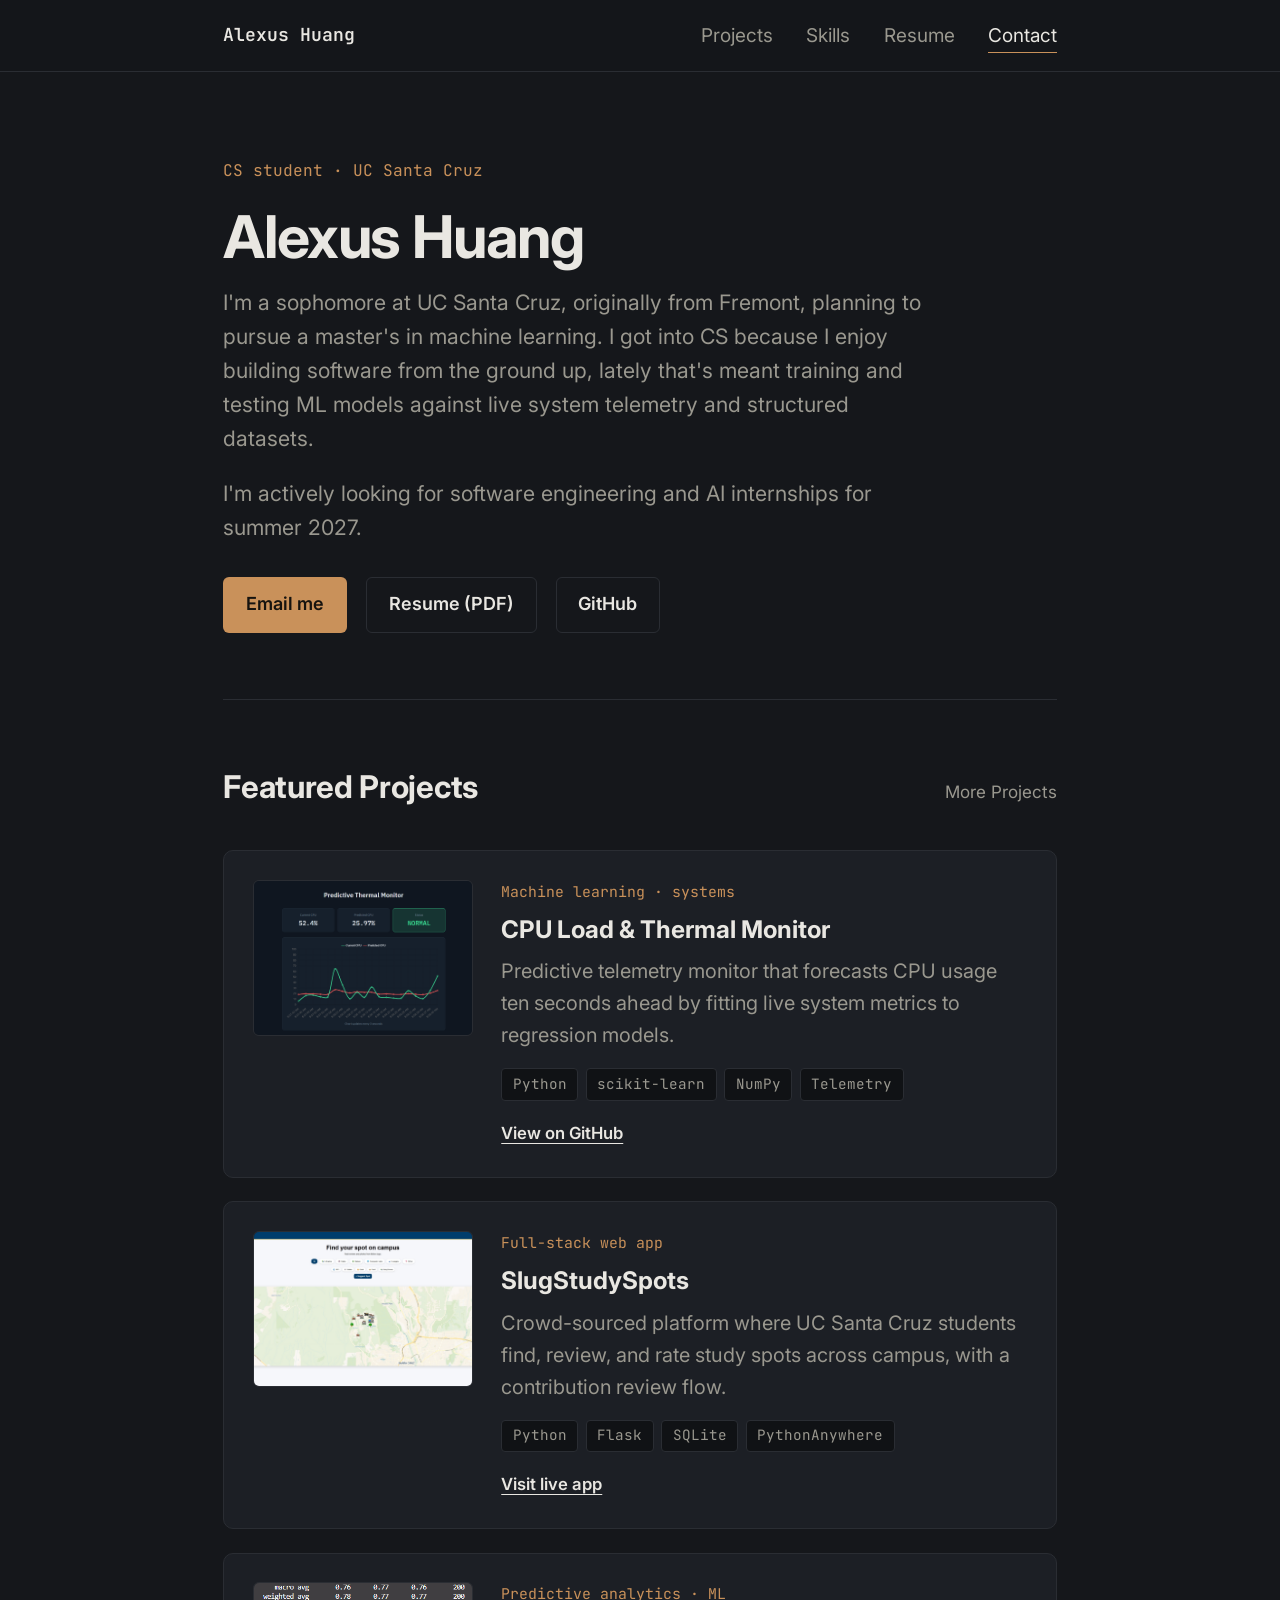
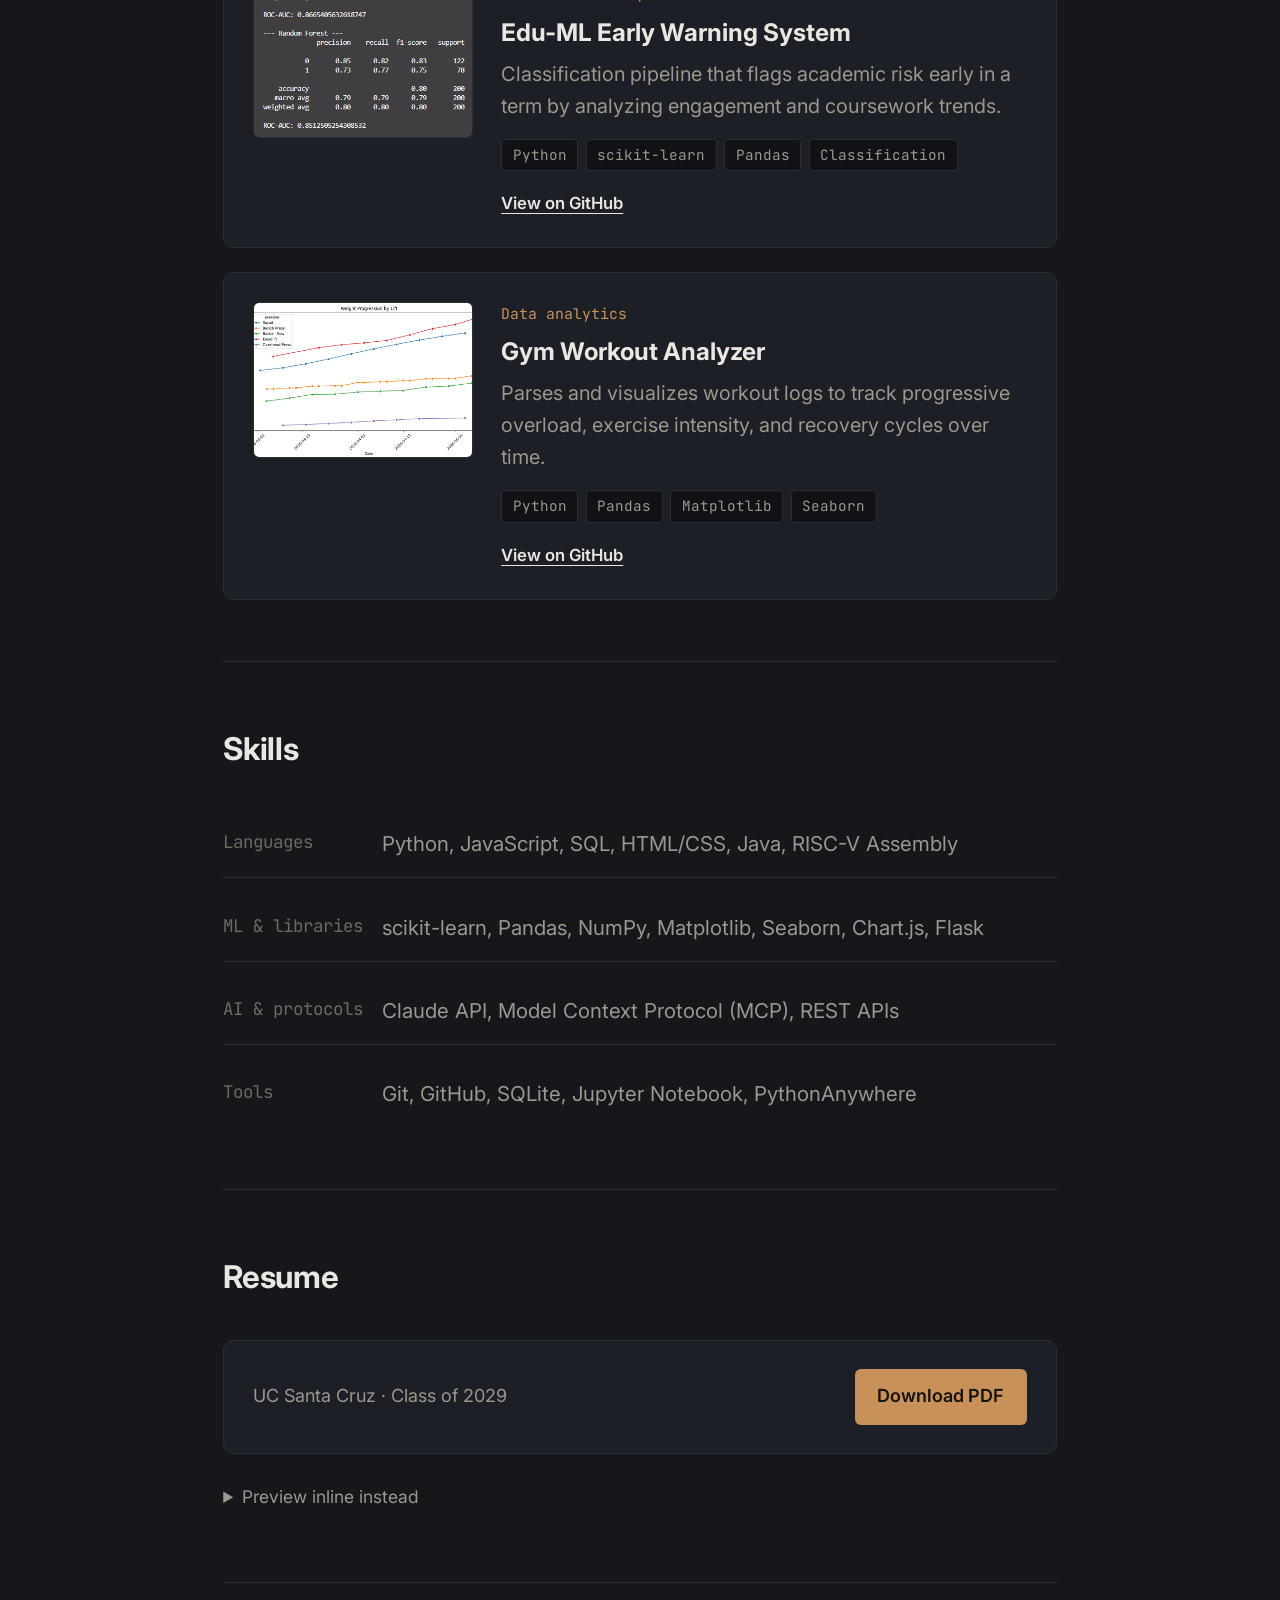
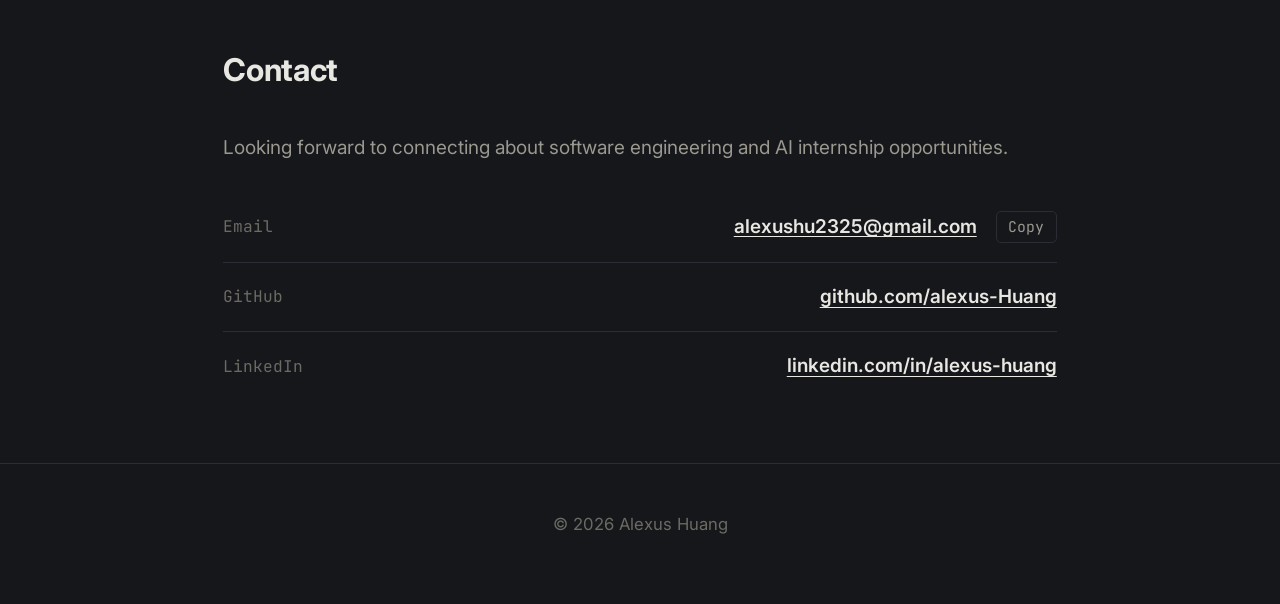
<file: index.html>
<!DOCTYPE html>
<html lang="en">
<head>
  <meta charset="UTF-8">
  <meta name="viewport" content="width=device-width, initial-scale=1">
  <title>Alexus Huang — Portfolio</title>
  <meta name="description" content="Alexus Huang, CS student at UC Santa Cruz focused on AI, machine learning, and systems.">

  <link rel="preconnect" href="https://fonts.googleapis.com">
  <link rel="preconnect" href="https://fonts.gstatic.com" crossorigin>
  <link href="https://fonts.googleapis.com/css2?family=Inter:wght@400;500;600;700&family=JetBrains+Mono:wght@500;600&display=swap" rel="stylesheet">

  <link rel="stylesheet" href="css/style.css">
</head>
<body>

  <nav class="site-nav">
    <div class="site-container">
      <a href="#top" class="nav-mark">Alexus Huang</a>
      <ul class="nav-links">
        <li><a href="#projects" class="nav-link">Projects</a></li>
        <li><a href="#skills" class="nav-link">Skills</a></li>
        <li><a href="#resume" class="nav-link">Resume</a></li>
        <li><a href="#contact" class="nav-link nav-cta">Contact</a></li>
      </ul>
    </div>
  </nav>

  <main>
    <div class="site-container">

      <!-- Hero -->
      <header class="hero" id="top">
        <p class="eyebrow">CS student · UC Santa Cruz</p>
        <h1 class="name-title">Alexus Huang</h1>

        <div class="bio">
          <p>
            I'm a sophomore at UC Santa Cruz, originally from Fremont, planning to pursue a master's in machine learning.
            I got into CS because I enjoy building software from the ground up, lately that's meant training and
            testing ML models against live system telemetry and structured datasets.
          </p>
          <p>
            I'm actively looking for software engineering and AI internships for summer 2027.
          </p>
        </div>

        <div class="hero-cta">
          <a href="mailto:alexushu2325@gmail.com" class="btn btn-primary">Email me</a>
          <a href="resume.pdf" target="_blank" rel="noopener noreferrer" class="btn btn-ghost">Resume (PDF)</a>
          <a href="https://github.com/alexus-Huang" target="_blank" rel="noopener noreferrer" class="btn btn-ghost">GitHub</a>
        </div>
      </header>

      <!-- Featured Projects -->
      <section class="section" id="projects">
        <div class="section-head">
          <h2 class="section-title">Featured Projects</h2>
          <a href="projects.html" class="section-link">More Projects</a>
        </div>

        <div class="proj-list">

          <article class="proj">
            <div class="proj-thumb">
              <img src="images/thermal.png" alt="CPU Load and Thermal Monitor screenshot" loading="lazy">
            </div>
            <div class="proj-body">
              <span class="proj-category">Machine learning · systems</span>
              <h3 class="proj-title">CPU Load &amp; Thermal Monitor</h3>
              <p class="proj-desc">Predictive telemetry monitor that forecasts CPU usage ten seconds ahead by fitting live system metrics to regression models.</p>
              <div class="proj-tags"><span>Python</span><span>scikit-learn</span><span>NumPy</span><span>Telemetry</span></div>
              <a href="https://github.com/alexus-Huang/predictive-cpu-load-monitor" target="_blank" rel="noopener noreferrer" class="proj-link">View on GitHub</a>
            </div>
          </article>

          <article class="proj">
            <div class="proj-thumb">
              <img src="images/slugstudy.png" alt="SlugStudySpots screenshot" loading="lazy">
            </div>
            <div class="proj-body">
              <span class="proj-category">Full-stack web app</span>
              <h3 class="proj-title">SlugStudySpots</h3>
              <p class="proj-desc">Crowd-sourced platform where UC Santa Cruz students find, review, and rate study spots across campus, with a contribution review flow.</p>
              <div class="proj-tags"><span>Python</span><span>Flask</span><span>SQLite</span><span>PythonAnywhere</span></div>
              <a href="https://slugstudy.pythonanywhere.com" target="_blank" rel="noopener noreferrer" class="proj-link">Visit live app</a>
            </div>
          </article>

          <article class="proj">
            <div class="proj-thumb">
              <img src="images/edu-warning.png" alt="Edu-ML Early Warning System screenshot" loading="lazy">
            </div>
            <div class="proj-body">
              <span class="proj-category">Predictive analytics · ML</span>
              <h3 class="proj-title">Edu-ML Early Warning System</h3>
              <p class="proj-desc">Classification pipeline that flags academic risk early in a term by analyzing engagement and coursework trends.</p>
              <div class="proj-tags"><span>Python</span><span>scikit-learn</span><span>Pandas</span><span>Classification</span></div>
              <a href="https://github.com/alexus-Huang/edu-ml-early-warning" target="_blank" rel="noopener noreferrer" class="proj-link">View on GitHub</a>
            </div>
          </article>

          <article class="proj">
            <div class="proj-thumb">
              <img src="images/workout.png" alt="Gym Workout Analyzer screenshot" loading="lazy">
            </div>
            <div class="proj-body">
              <span class="proj-category">Data analytics</span>
              <h3 class="proj-title">Gym Workout Analyzer</h3>
              <p class="proj-desc">Parses and visualizes workout logs to track progressive overload, exercise intensity, and recovery cycles over time.</p>
              <div class="proj-tags"><span>Python</span><span>Pandas</span><span>Matplotlib</span><span>Seaborn</span></div>
              <a href="https://github.com/alexus-Huang/gym-workout-analyzer" target="_blank" rel="noopener noreferrer" class="proj-link">View on GitHub</a>
            </div>
          </article>

        </div>
      </section>

      <!-- Skills -->
      <section class="section" id="skills">
        <div class="section-head">
          <h2 class="section-title">Skills</h2>
        </div>
        <div class="skills-list">
          <div class="skill-row">
            <span class="skill-label">Languages</span>
            <span class="skill-values">Python, JavaScript, SQL, HTML/CSS, Java, RISC-V Assembly</span>
          </div>
          <div class="skill-row">
            <span class="skill-label">ML &amp; libraries</span>
            <span class="skill-values">scikit-learn, Pandas, NumPy, Matplotlib, Seaborn, Chart.js, Flask</span>
          </div>
          <div class="skill-row">
            <span class="skill-label">AI &amp; protocols</span>
            <span class="skill-values">Claude API, Model Context Protocol (MCP), REST APIs</span>
          </div>
          <div class="skill-row">
            <span class="skill-label">Tools</span>
            <span class="skill-values">Git, GitHub, SQLite, Jupyter Notebook, PythonAnywhere</span>
          </div>
        </div>
      </section>

      <!-- Resume -->
      <section class="section" id="resume">
        <div class="section-head">
          <h2 class="section-title">Resume</h2>
        </div>

        <div class="resume-card">
          <p>UC Santa Cruz · Class of 2029</p>
          <a href="resume.pdf" target="_blank" rel="noopener noreferrer" class="btn btn-primary">Download PDF</a>
        </div>

        <details class="resume-preview">
          <summary>Preview inline instead</summary>
          <div class="resume-frame-wrapper">
            <iframe
              src="resume.pdf#toolbar=0&navpanes=0&scrollbar=1"
              title="Alexus Huang Resume"
              class="resume-iframe" loading="lazy">
            </iframe>
          </div>
        </details>
      </section>

      <!-- Contact -->
      <section class="section" id="contact">
        <div class="section-head">
          <h2 class="section-title">Contact</h2>
        </div>
        <p style="color: var(--text-dim); margin-bottom: 1.5rem;">
          Looking forward to connecting about software engineering and AI internship opportunities.
        </p>
        <div class="contact-list">
          <div class="contact-row">
            <span class="contact-type">Email</span>
            <span>
              <a href="mailto:alexushu2325@gmail.com">alexushu2325@gmail.com</a>
              <button class="copy-btn" data-copy="alexushu2325@gmail.com"><span class="copy-label">Copy</span></button>
            </span>
          </div>
          <div class="contact-row">
            <span class="contact-type">GitHub</span>
            <a href="https://github.com/alexus-Huang" target="_blank" rel="noopener noreferrer">github.com/alexus-Huang</a>
          </div>
          <div class="contact-row">
            <span class="contact-type">LinkedIn</span>
            <a href="https://www.linkedin.com/in/alexus-huang" target="_blank" rel="noopener noreferrer">linkedin.com/in/alexus-huang</a>
          </div>
        </div>
      </section>

    </div>
  </main>

  <footer class="site-footer">
    &copy; <span data-year>2026</span> Alexus Huang
  </footer>

  <script src="js/script.js"></script>
</body>
</html>
</file>
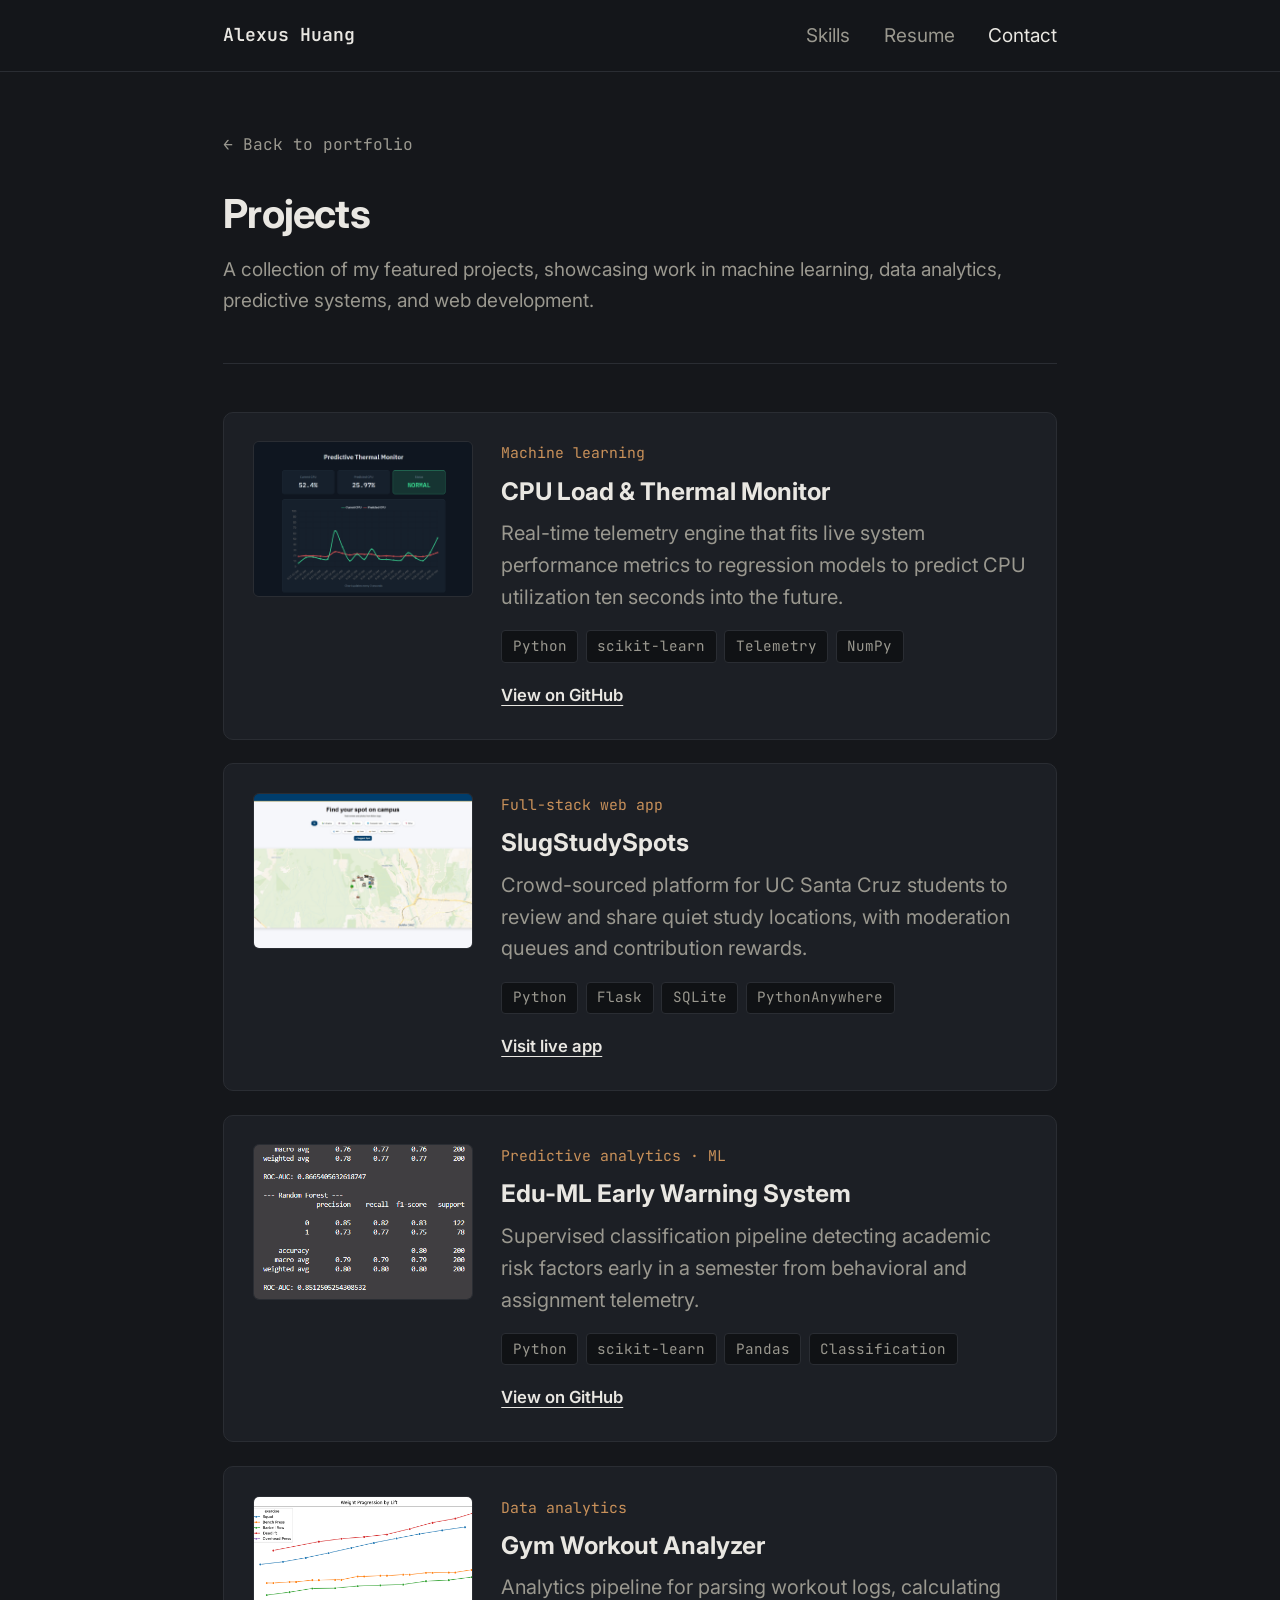
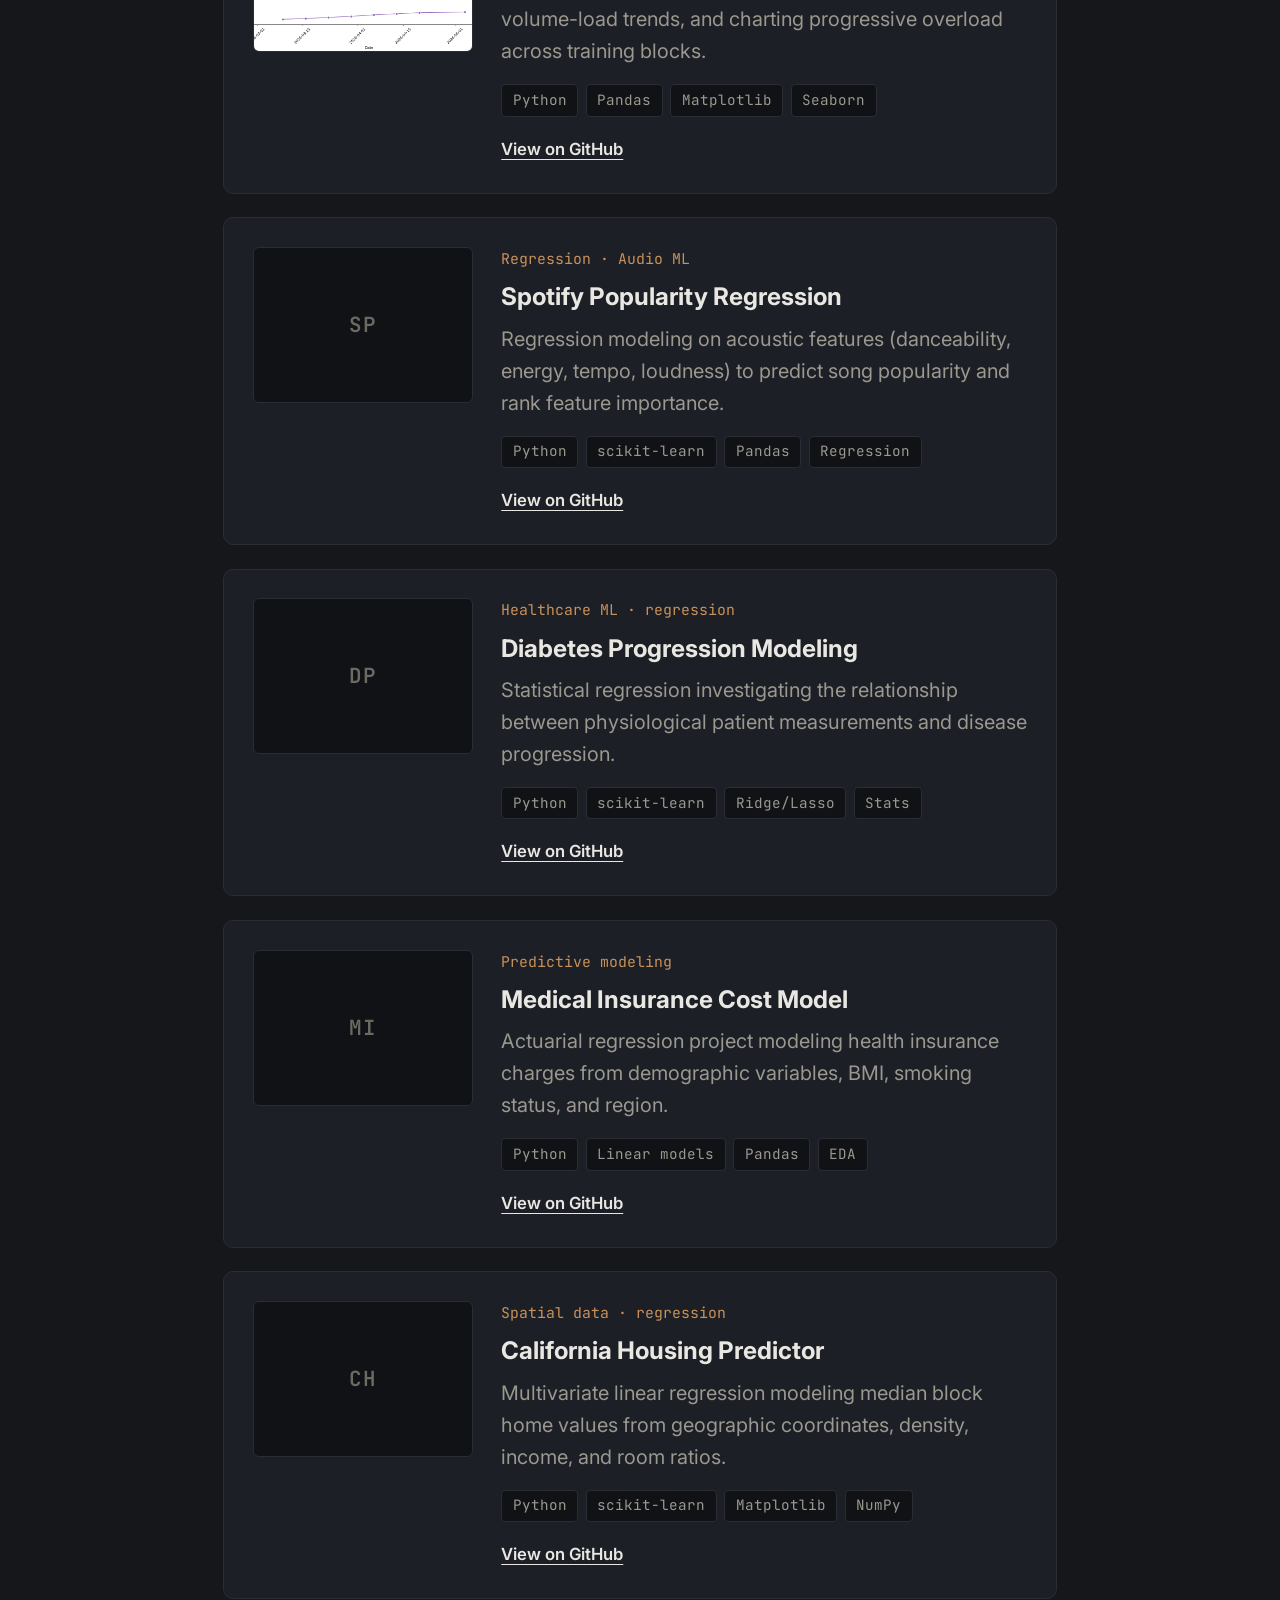
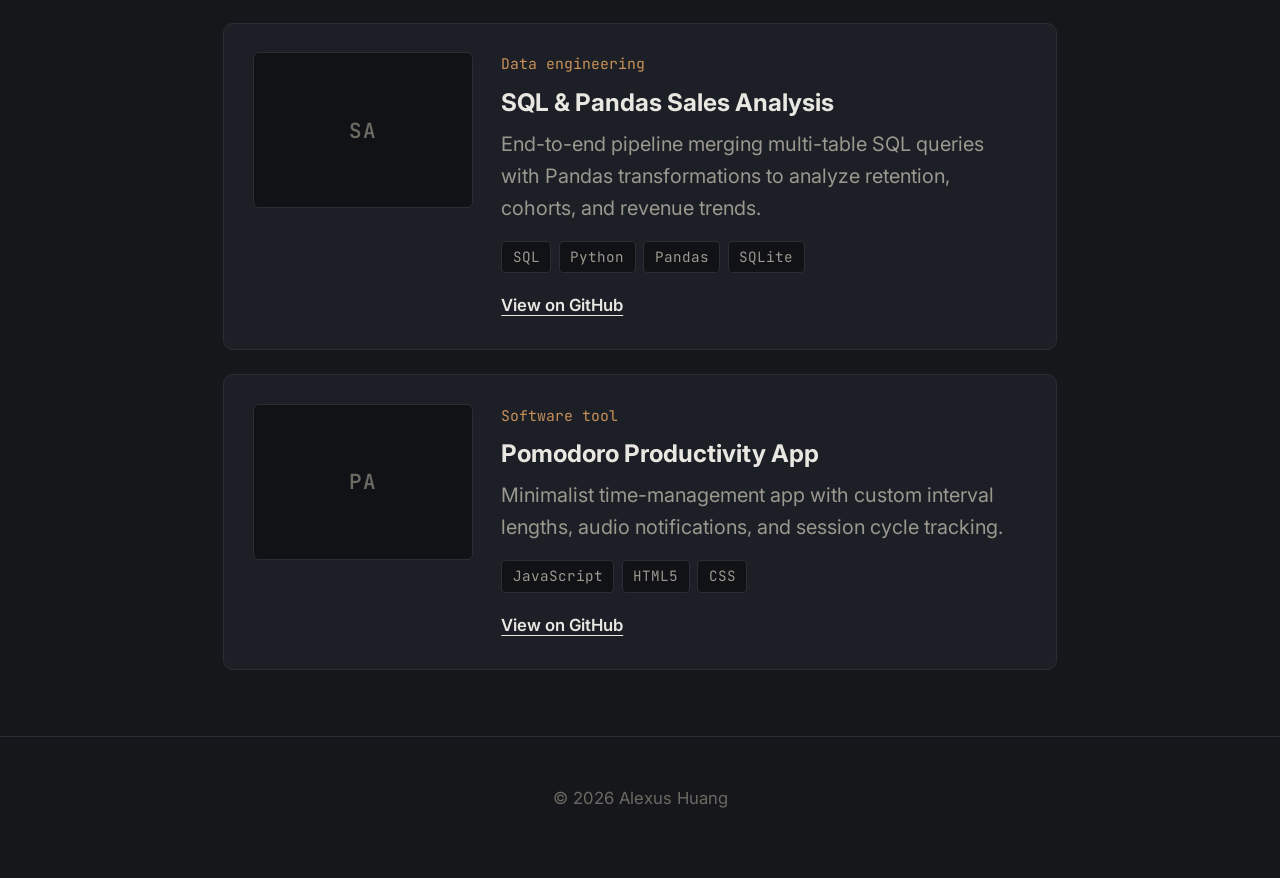
<file: projects.html>
<!DOCTYPE html>
<html lang="en">
<head>
  <meta charset="UTF-8">
  <meta name="viewport" content="width=device-width, initial-scale=1">
  <title>Projects — Alexus Huang</title>
  <meta name="description" content="All projects by Alexus Huang: machine learning models, data analytics, predictive systems, and web apps.">

  <link rel="preconnect" href="https://fonts.googleapis.com">
  <link rel="preconnect" href="https://fonts.gstatic.com" crossorigin>
  <link href="https://fonts.googleapis.com/css2?family=Inter:wght@400;500;600;700&family=JetBrains+Mono:wght@500;600&display=swap" rel="stylesheet">

  <link rel="stylesheet" href="css/style.css">
  <link rel="stylesheet" href="css/projects.css">
</head>
<body>

  <nav class="site-nav">
    <div class="site-container">
      <a href="index.html" class="nav-mark">Alexus Huang</a>
      <ul class="nav-links">
        <li><a href="index.html#skills" class="nav-link">Skills</a></li>
        <li><a href="index.html#resume" class="nav-link">Resume</a></li>
        <li><a href="index.html#contact" class="nav-link nav-cta">Contact</a></li>
      </ul>
    </div>
  </nav>

  <main>
    <div class="site-container">

      <header class="projects-header">
        <a href="index.html" class="back-link">&larr; Back to portfolio</a>
        <h1 class="page-title">Projects</h1>
        <p class="page-subtitle">A collection of my featured projects, showcasing work in machine learning, data analytics, predictive systems, and web development.</p>
      </header>

      <section class="projects-page-list">
        <div class="proj-list">

          <article class="proj">
            <div class="proj-thumb">
              <img src="images/thermal.png" alt="CPU Load and Thermal Monitor screenshot" loading="lazy">
            </div>
            <div class="proj-body">
              <span class="proj-category">Machine learning</span>
              <h2 class="proj-title">CPU Load &amp; Thermal Monitor</h2>
              <p class="proj-desc">Real-time telemetry engine that fits live system performance metrics to regression models to predict CPU utilization ten seconds into the future.</p>
              <div class="proj-tags"><span>Python</span><span>scikit-learn</span><span>Telemetry</span><span>NumPy</span></div>
              <a href="https://github.com/alexus-Huang/predictive-cpu-load-monitor" target="_blank" rel="noopener noreferrer" class="proj-link">View on GitHub</a>
            </div>
          </article>

          <article class="proj">
            <div class="proj-thumb">
              <img src="images/slugstudy.png" alt="SlugStudySpots screenshot" loading="lazy">
            </div>
            <div class="proj-body">
              <span class="proj-category">Full-stack web app</span>
              <h2 class="proj-title">SlugStudySpots</h2>
              <p class="proj-desc">Crowd-sourced platform for UC Santa Cruz students to review and share quiet study locations, with moderation queues and contribution rewards.</p>
              <div class="proj-tags"><span>Python</span><span>Flask</span><span>SQLite</span><span>PythonAnywhere</span></div>
              <a href="https://slugstudy.pythonanywhere.com" target="_blank" rel="noopener noreferrer" class="proj-link">Visit live app</a>
            </div>
          </article>

          <article class="proj">
            <div class="proj-thumb">
              <img src="images/edu-warning.png" alt="Edu-ML Early Warning System screenshot" loading="lazy">
            </div>
            <div class="proj-body">
              <span class="proj-category">Predictive analytics · ML</span>
              <h2 class="proj-title">Edu-ML Early Warning System</h2>
              <p class="proj-desc">Supervised classification pipeline detecting academic risk factors early in a semester from behavioral and assignment telemetry.</p>
              <div class="proj-tags"><span>Python</span><span>scikit-learn</span><span>Pandas</span><span>Classification</span></div>
              <a href="https://github.com/alexus-Huang/edu-ml-early-warning" target="_blank" rel="noopener noreferrer" class="proj-link">View on GitHub</a>
            </div>
          </article>

          <article class="proj">
            <div class="proj-thumb">
              <img src="images/workout.png" alt="Gym Workout Analyzer screenshot" loading="lazy">
            </div>
            <div class="proj-body">
              <span class="proj-category">Data analytics</span>
              <h2 class="proj-title">Gym Workout Analyzer</h2>
              <p class="proj-desc">Analytics pipeline for parsing workout logs, calculating volume-load trends, and charting progressive overload across training blocks.</p>
              <div class="proj-tags"><span>Python</span><span>Pandas</span><span>Matplotlib</span><span>Seaborn</span></div>
              <a href="https://github.com/alexus-Huang/gym-workout-analyzer" target="_blank" rel="noopener noreferrer" class="proj-link">View on GitHub</a>
            </div>
          </article>

          <article class="proj">
            <div class="proj-thumb">
              <div class="proj-thumb-fallback">SP</div>
            </div>
            <div class="proj-body">
              <span class="proj-category">Regression · Audio ML</span>
              <h2 class="proj-title">Spotify Popularity Regression</h2>
              <p class="proj-desc">Regression modeling on acoustic features (danceability, energy, tempo, loudness) to predict song popularity and rank feature importance.</p>
              <div class="proj-tags"><span>Python</span><span>scikit-learn</span><span>Pandas</span><span>Regression</span></div>
              <a href="https://github.com/alexus-Huang/spotify-popularity-regression" target="_blank" rel="noopener noreferrer" class="proj-link">View on GitHub</a>
            </div>
          </article>

          <article class="proj">
            <div class="proj-thumb">
              <div class="proj-thumb-fallback">DP</div>
            </div>
            <div class="proj-body">
              <span class="proj-category">Healthcare ML · regression</span>
              <h2 class="proj-title">Diabetes Progression Modeling</h2>
              <p class="proj-desc">Statistical regression investigating the relationship between physiological patient measurements and disease progression.</p>
              <div class="proj-tags"><span>Python</span><span>scikit-learn</span><span>Ridge/Lasso</span><span>Stats</span></div>
              <a href="https://github.com/alexus-Huang/diabetes-progression-regression" target="_blank" rel="noopener noreferrer" class="proj-link">View on GitHub</a>
            </div>
          </article>

          <article class="proj">
            <div class="proj-thumb">
              <div class="proj-thumb-fallback">MI</div>
            </div>
            <div class="proj-body">
              <span class="proj-category">Predictive modeling</span>
              <h2 class="proj-title">Medical Insurance Cost Model</h2>
              <p class="proj-desc">Actuarial regression project modeling health insurance charges from demographic variables, BMI, smoking status, and region.</p>
              <div class="proj-tags"><span>Python</span><span>Linear models</span><span>Pandas</span><span>EDA</span></div>
              <a href="https://github.com/alexus-Huang/medical-insurance-regression" target="_blank" rel="noopener noreferrer" class="proj-link">View on GitHub</a>
            </div>
          </article>

          <article class="proj">
            <div class="proj-thumb">
              <div class="proj-thumb-fallback">CH</div>
            </div>
            <div class="proj-body">
              <span class="proj-category">Spatial data · regression</span>
              <h2 class="proj-title">California Housing Predictor</h2>
              <p class="proj-desc">Multivariate linear regression modeling median block home values from geographic coordinates, density, income, and room ratios.</p>
              <div class="proj-tags"><span>Python</span><span>scikit-learn</span><span>Matplotlib</span><span>NumPy</span></div>
              <a href="https://github.com/alexus-Huang/linear-regression-california-housing" target="_blank" rel="noopener noreferrer" class="proj-link">View on GitHub</a>
            </div>
          </article>

          <article class="proj">
            <div class="proj-thumb">
              <div class="proj-thumb-fallback">SA</div>
            </div>
            <div class="proj-body">
              <span class="proj-category">Data engineering</span>
              <h2 class="proj-title">SQL &amp; Pandas Sales Analysis</h2>
              <p class="proj-desc">End-to-end pipeline merging multi-table SQL queries with Pandas transformations to analyze retention, cohorts, and revenue trends.</p>
              <div class="proj-tags"><span>SQL</span><span>Python</span><span>Pandas</span><span>SQLite</span></div>
              <a href="https://github.com/alexus-Huang/sql-pandas-sales-analysis" target="_blank" rel="noopener noreferrer" class="proj-link">View on GitHub</a>
            </div>
          </article>

          <article class="proj">
            <div class="proj-thumb">
              <div class="proj-thumb-fallback">PA</div>
            </div>
            <div class="proj-body">
              <span class="proj-category">Software tool</span>
              <h2 class="proj-title">Pomodoro Productivity App</h2>
              <p class="proj-desc">Minimalist time-management app with custom interval lengths, audio notifications, and session cycle tracking.</p>
              <div class="proj-tags"><span>JavaScript</span><span>HTML5</span><span>CSS</span></div>
              <a href="https://github.com/alexus-Huang/Pomodoro-app" target="_blank" rel="noopener noreferrer" class="proj-link">View on GitHub</a>
            </div>
          </article>

        </div>
      </section>

    </div>
  </main>

  <footer class="site-footer">
    &copy; <span data-year>2026</span> Alexus Huang
  </footer>

  <script src="js/script.js"></script>
</body>
</html>
</file>
<file: css/style.css>
/* ==========================================================================
   Alexus Huang — Portfolio
   Minimal, dark, single-pattern layout. Optimized for fast scanning.
   ========================================================================== */

:root {
  --bg: #15171b;
  --bg-raised: #1c1f25;
  --bg-inset: #101215;

  --text: #e9e7e2;
  --text-dim: #9a988f;
  --text-faint: #6b6a63;

  --accent: #c9915a;
  --accent-soft: rgba(201, 145, 90, 0.14);

  --border: #2a2d33;

  --font-sans: 'Inter', -apple-system, BlinkMacSystemFont, 'Segoe UI', Roboto, sans-serif;
  --font-mono: 'JetBrains Mono', 'SFMono-Regular', Consolas, monospace;

  --content-width: 720px;
  --page-width: 900px;
}

* {
  box-sizing: border-box;
  margin: 0;
  padding: 0;
}

html {
  font-size: 19px;
  scroll-behavior: smooth;
}

body {
  background-color: var(--bg);
  color: var(--text);
  font-family: var(--font-sans);
  line-height: 1.6;
  -webkit-font-smoothing: antialiased;
}

a {
  color: inherit;
}

section[id] {
  scroll-margin-top: 5.5rem;
}

.site-container {
  width: 100%;
  max-width: var(--page-width);
  margin: 0 auto;
  padding: 0 1.75rem;
}

/* ==========================================================================
   Nav — sticky, same on every page, jump links so nothing needs finding
   ========================================================================== */
.site-nav {
  position: sticky;
  top: 0;
  z-index: 10;
  background-color: rgba(21, 23, 27, 0.92);
  backdrop-filter: blur(8px);
  border-bottom: 1px solid var(--border);
}

.site-nav .site-container {
  display: flex;
  align-items: center;
  justify-content: space-between;
  height: 3.75rem;
}

.nav-mark {
  font-family: var(--font-mono);
  font-size: 0.95rem;
  font-weight: 600;
  color: var(--text);
  text-decoration: none;
}

.nav-links {
  display: flex;
  align-items: center;
  gap: 1.75rem;
  list-style: none;
}

.nav-link {
  font-size: 1rem;
  color: var(--text-dim);
  text-decoration: none;
  padding: 0.3rem 0;
  border-bottom: 1px solid transparent;
  transition: color 0.15s ease, border-color 0.15s ease;
}

.nav-link:hover {
  color: var(--text);
}

.nav-link.is-active {
  color: var(--accent);
  border-color: var(--accent);
}

.nav-link.nav-cta {
  color: var(--text);
}

@media (max-width: 620px) {
  .nav-links {
    gap: 1.1rem;
  }
  .nav-link {
    font-size: 0.85rem;
  }
}

/* ==========================================================================
   Hero
   ========================================================================== */
.hero {
  padding: 4.5rem 0 3.5rem;
}

.eyebrow {
  font-family: var(--font-mono);
  font-size: 0.85rem;
  color: var(--accent);
  margin-bottom: 1rem;
}

.name-title {
  font-size: 3.1rem;
  font-weight: 700;
  letter-spacing: -0.02em;
  line-height: 1.15;
  margin-bottom: 0.75rem;
}

.tagline {
  font-size: 1.3rem;
  color: var(--text-dim);
  margin-bottom: 1.75rem;
  max-width: var(--content-width);
}

.bio p {
  font-size: 1.12rem;
  color: var(--text-dim);
  max-width: var(--content-width);
  margin-bottom: 1.1rem;
}

.hero-cta {
  display: flex;
  flex-wrap: wrap;
  align-items: center;
  gap: 1rem;
  margin-top: 1.75rem;
}

.btn {
  display: inline-flex;
  align-items: center;
  gap: 0.5rem;
  font-size: 0.95rem;
  font-weight: 600;
  padding: 0.65rem 1.15rem;
  border-radius: 6px;
  text-decoration: none;
  cursor: pointer;
  border: 1px solid transparent;
  font-family: inherit;
}

.btn-primary {
  background-color: var(--accent);
  color: #16130f;
}

.btn-primary:hover {
  opacity: 0.9;
}

.btn-ghost {
  background: transparent;
  color: var(--text);
  border-color: var(--border);
}

.btn-ghost:hover {
  border-color: var(--accent);
  color: var(--accent);
}

/* ==========================================================================
   Section headings — one consistent pattern, used everywhere
   ========================================================================== */
.section {
  padding: 3.25rem 0;
  border-top: 1px solid var(--border);
}

.section-head {
  display: flex;
  align-items: baseline;
  justify-content: space-between;
  gap: 1rem;
  margin-bottom: 2rem;
}

.section-title {
  font-size: 1.65rem;
  font-weight: 700;
  letter-spacing: -0.01em;
}

.section-link {
  font-size: 0.9rem;
  color: var(--text-dim);
  text-decoration: none;
  white-space: nowrap;
}

.section-link:hover {
  color: var(--accent);
}

/* ==========================================================================
   Projects — one card pattern, repeated identically every time
   ========================================================================== */
.proj-list {
  display: flex;
  flex-direction: column;
  gap: 1.25rem;
}

.proj {
  display: flex;
  gap: 1.5rem;
  padding: 1.5rem;
  background-color: var(--bg-raised);
  border: 1px solid var(--border);
  border-radius: 10px;
}

.proj-thumb {
  flex: none;
  width: 220px;
  height: 156px;
  border-radius: 6px;
  overflow: hidden;
  background-color: var(--bg-inset);
  border: 1px solid var(--border);
}

.proj-thumb img {
  width: 100%;
  height: 100%;
  object-fit: cover;
  display: block;
  image-rendering: -webkit-optimize-contrast;
  image-rendering: auto;
}

.proj-thumb-fallback {
  width: 100%;
  height: 100%;
  display: flex;
  align-items: center;
  justify-content: center;
  font-family: var(--font-mono);
  font-size: 1.1rem;
  font-weight: 600;
  letter-spacing: 0.04em;
  color: var(--text-faint);
}

.proj-body {
  flex: 1;
  min-width: 0;
}

.proj-category {
  font-family: var(--font-mono);
  font-size: 0.78rem;
  color: var(--accent);
  display: block;
  margin-bottom: 0.35rem;
}

.proj-title {
  font-size: 1.28rem;
  font-weight: 700;
  margin-bottom: 0.4rem;
}

.proj-desc {
  font-size: 1.05rem;
  color: var(--text-dim);
  margin-bottom: 0.85rem;
  max-width: 60ch;
}

.proj-tags {
  display: flex;
  flex-wrap: wrap;
  gap: 0.4rem;
  margin-bottom: 0.9rem;
}

.proj-tags span {
  font-family: var(--font-mono);
  font-size: 0.75rem;
  color: var(--text-dim);
  background-color: var(--bg-inset);
  border: 1px solid var(--border);
  padding: 0.2rem 0.55rem;
  border-radius: 4px;
}

.proj-link {
  font-size: 0.88rem;
  font-weight: 600;
  color: var(--text);
  text-decoration: underline;
  text-underline-offset: 4px;
}

.proj-link:hover {
  color: var(--accent);
}

@media (max-width: 560px) {
  .proj {
    flex-direction: column;
  }
  .proj-thumb {
    width: 100%;
    height: 160px;
  }
}

/* ==========================================================================
   Skills — plain rows, same scan pattern as everything else
   ========================================================================== */
.skills-list {
  display: flex;
  flex-direction: column;
  gap: 0.9rem;
}

.skill-row {
  display: grid;
  grid-template-columns: 140px 1fr;
  gap: 1rem;
  padding: 0.85rem 0;
  border-bottom: 1px solid var(--border);
}

.skill-row:last-child {
  border-bottom: none;
}

.skill-label {
  font-family: var(--font-mono);
  font-size: 0.92rem;
  color: var(--text-faint);
}

.skill-values {
  color: var(--text-dim);
  font-size: 1.08rem;
}

@media (max-width: 560px) {
  .skill-row {
    grid-template-columns: 1fr;
    gap: 0.3rem;
  }
}

/* ==========================================================================
   Resume — link-first, preview tucked behind <details> so it doesn't
   dominate the page
   ========================================================================== */
.resume-card {
  display: flex;
  flex-wrap: wrap;
  align-items: center;
  justify-content: space-between;
  gap: 1rem;
  padding: 1.5rem;
  background-color: var(--bg-raised);
  border: 1px solid var(--border);
  border-radius: 10px;
  margin-bottom: 1rem;
}

.resume-card p {
  color: var(--text-dim);
  font-size: 0.95rem;
}

.resume-preview {
  margin-top: 0.25rem;
}

.resume-preview summary {
  cursor: pointer;
  font-size: 0.92rem;
  color: var(--text-dim);
  padding: 0.5rem 0;
}

.resume-preview summary:hover {
  color: var(--accent);
}

.resume-frame-wrapper {
  margin-top: 1rem;
  border: 1px solid var(--border);
  border-radius: 10px;
  overflow: hidden;
  background-color: var(--bg-inset);
}

.resume-iframe {
  width: 100%;
  height: 640px;
  border: none;
  display: block;
}

/* ==========================================================================
   Contact — same row pattern as skills
   ========================================================================== */
.contact-list {
  display: flex;
  flex-direction: column;
  gap: 0;
}

.contact-row {
  display: flex;
  align-items: center;
  justify-content: space-between;
  gap: 1rem;
  padding: 1rem 0;
  border-bottom: 1px solid var(--border);
}

.contact-row:last-child {
  border-bottom: none;
}

.contact-type {
  font-family: var(--font-mono);
  font-size: 0.85rem;
  color: var(--text-faint);
}

.contact-row a {
  font-weight: 600;
  text-decoration: underline;
  text-underline-offset: 4px;
}

.contact-row a:hover {
  color: var(--accent);
}

.copy-btn {
  background: none;
  border: 1px solid var(--border);
  color: var(--text-dim);
  font-family: var(--font-mono);
  font-size: 0.78rem;
  padding: 0.3rem 0.6rem;
  border-radius: 5px;
  cursor: pointer;
  margin-left: 0.75rem;
}

.copy-btn:hover {
  border-color: var(--accent);
  color: var(--accent);
}

/* ==========================================================================
   Footer
   ========================================================================== */
.site-footer {
  padding: 2.5rem 0 3.5rem;
  border-top: 1px solid var(--border);
  text-align: center;
  color: var(--text-faint);
  font-size: 0.88rem;
}

/* ==========================================================================
   Accessibility
   ========================================================================== */
a:focus-visible,
button:focus-visible {
  outline: 2px solid var(--accent);
  outline-offset: 2px;
}

@media (prefers-reduced-motion: reduce) {
  html {
    scroll-behavior: auto;
  }
}
</file>
<file: css/projects.css>
/* Projects page — extends css/style.css (tokens, nav, .proj-list, footer).
   Only page-specific additions live here. */

.projects-header {
  padding: 3rem 0 2.5rem;
  border-bottom: 1px solid var(--border);
  margin-bottom: 2.5rem;
}

.back-link {
  display: inline-block;
  font-family: var(--font-mono);
  font-size: 0.85rem;
  color: var(--text-dim);
  text-decoration: none;
  margin-bottom: 1.25rem;
}

.back-link:hover {
  color: var(--accent);
}

.page-title {
  font-size: 2.1rem;
  font-weight: 700;
  letter-spacing: -0.02em;
  margin-bottom: 0.5rem;
}

.page-subtitle {
  color: var(--text-dim);
  font-size: 1rem;
}

.projects-page-list {
  padding-bottom: 3.5rem;
}
</file>
